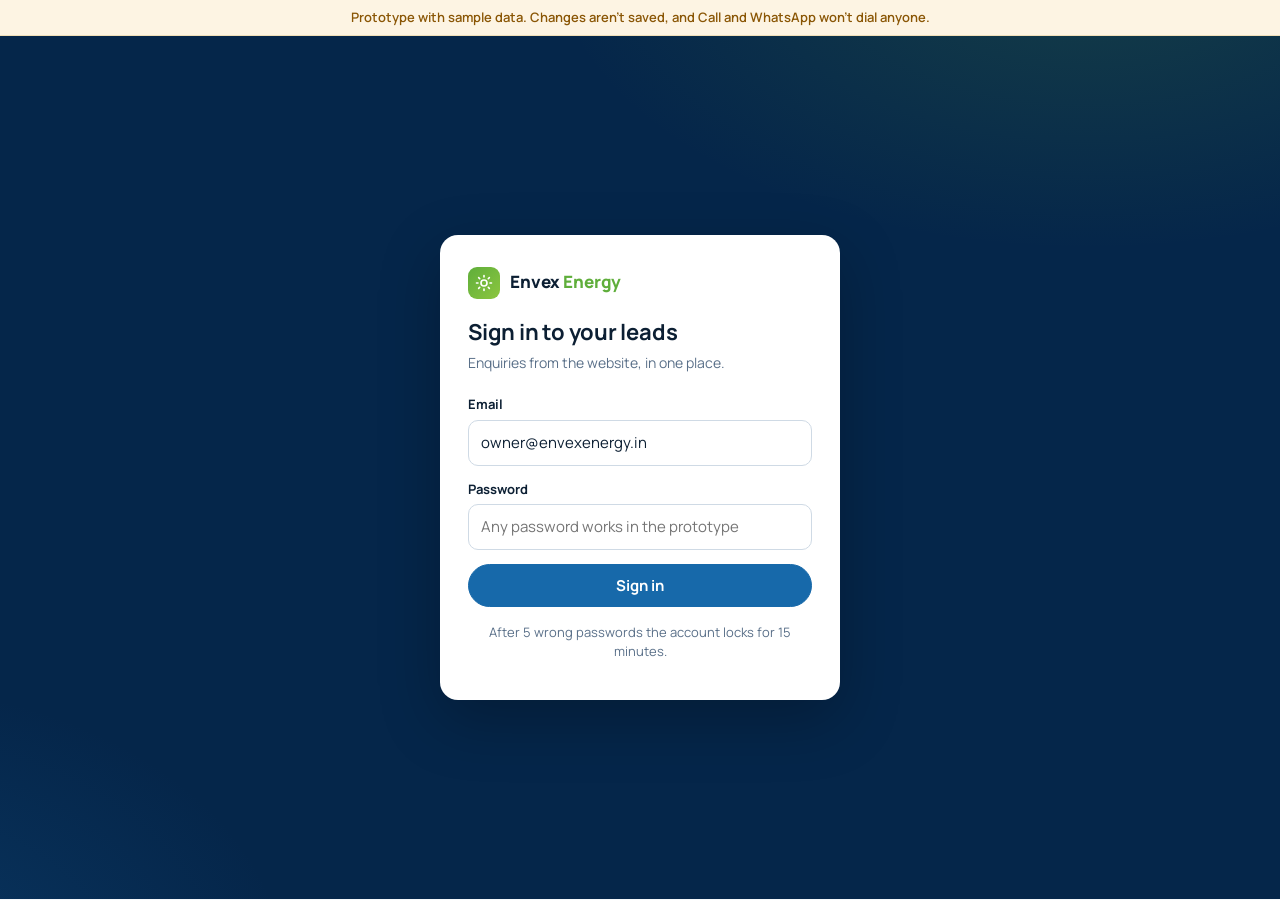
<file: prototype/admin-prototype.html>
<!doctype html>
<html lang="en">
<head>
<meta charset="utf-8">
<meta name="viewport" content="width=device-width, initial-scale=1">
<title>Envex Admin Prototype</title>
<link rel="preconnect" href="https://fonts.googleapis.com">
<link rel="preconnect" href="https://fonts.gstatic.com" crossorigin>
<link href="https://fonts.googleapis.com/css2?family=Manrope:wght@400;500;600;700;800&display=swap" rel="stylesheet">
<style>
  :root {
    --navy: #0b1f33;
    --navy-2: #05264a;
    --blue: #1769aa;
    --blue-ink: #0b4f9c;
    --blue-bg: #e8f1fa;
    --green: #5fae3b;
    --green-btn: #3b7d1d;
    --green-ink: #2f5d1c;
    --green-bg: #ecf6e6;
    --amber: #c88a1e;
    --amber-ink: #8a5605;
    --amber-bg: #fdf4e3;
    --red: #b42318;
    --red-bg: #fdecea;
    --bg: #f5f8fb;
    --card: #ffffff;
    --line: #e3eaf1;
    --line-2: #eef2f6;
    --ink: #0c1f33;
    --muted: #5a7089;
    --radius: 14px;
    --shadow: 0 1px 2px rgba(11, 31, 51, .06), 0 4px 16px rgba(11, 31, 51, .05);
  }
  * { box-sizing: border-box; }
  html, body { margin: 0; }
  body {
    background: var(--bg);
    color: var(--ink);
    font-family: Manrope, "Segoe UI", Helvetica, Arial, sans-serif;
    font-size: 15px;
    line-height: 1.45;
    -webkit-font-smoothing: antialiased;
  }
  body.locked { overflow: hidden; }
  button, input, select, textarea { font: inherit; color: inherit; }
  button { cursor: pointer; }
  :focus-visible { outline: 3px solid rgba(23, 105, 170, .45); outline-offset: 2px; }
  .sr-only { position: absolute; width: 1px; height: 1px; overflow: hidden; clip: rect(0 0 0 0); white-space: nowrap; }

  /* ---------- prototype banner ---------- */
  .proto-banner {
    background: var(--amber-bg);
    color: var(--amber-ink);
    border-bottom: 1px solid #f1dfb8;
    font-size: 13px;
    font-weight: 600;
    padding: 8px 16px;
    text-align: center;
  }

  /* ---------- login ---------- */
  .login {
    min-height: calc(100vh - 37px);
    display: grid;
    place-items: center;
    padding: 32px 16px;
    background:
      radial-gradient(900px 500px at 85% -10%, rgba(95, 174, 59, .18), transparent 60%),
      radial-gradient(700px 500px at -10% 110%, rgba(23, 105, 170, .25), transparent 60%),
      var(--navy-2);
  }
  .login-card {
    width: min(400px, 100%);
    background: var(--card);
    border-radius: 18px;
    padding: 32px 28px 26px;
    box-shadow: 0 20px 60px rgba(0, 0, 0, .25);
  }
  .login-card h1 { font-size: 22px; margin: 18px 0 4px; letter-spacing: -.01em; }
  .login-card p.sub { margin: 0 0 22px; color: var(--muted); font-size: 14px; }
  .field { display: grid; gap: 6px; margin-bottom: 14px; }
  .field label { font-size: 13px; font-weight: 700; color: var(--ink); }
  .input, .select, .textarea {
    width: 100%;
    border: 1px solid #cfdae5;
    background: #fff;
    border-radius: 10px;
    padding: 11px 12px;
    font-size: 15px;
  }
  .input:focus, .select:focus, .textarea:focus { border-color: var(--blue); outline: 3px solid rgba(23, 105, 170, .18); outline-offset: 0; }
  .textarea { min-height: 84px; resize: vertical; }
  .form-error { background: var(--red-bg); color: var(--red); border-radius: 10px; padding: 10px 12px; font-size: 14px; margin-bottom: 14px; }
  .login-foot { margin-top: 16px; font-size: 13px; color: var(--muted); text-align: center; }

  /* ---------- brand ---------- */
  .brand { display: flex; align-items: center; gap: 10px; font-weight: 800; letter-spacing: -.01em; }
  .brand-mark {
    width: 32px; height: 32px; border-radius: 9px;
    background: linear-gradient(135deg, var(--green), #8cc63f);
    display: grid; place-items: center; color: #fff;
  }
  .brand-name { font-size: 17px; }
  .brand-name span { color: var(--green); }
  .brand-tag { font-size: 12px; font-weight: 700; color: rgba(255,255,255,.6); border-left: 1px solid rgba(255,255,255,.2); padding-left: 10px; }

  /* ---------- buttons ---------- */
  .btn {
    display: inline-flex; align-items: center; justify-content: center; gap: 8px;
    border: 1px solid transparent; border-radius: 999px;
    padding: 10px 16px; font-weight: 700; font-size: 14px; line-height: 1;
    background: #fff; color: var(--ink); border-color: #cfdae5;
    text-decoration: none; white-space: nowrap;
  }
  .btn:hover { border-color: #b3c3d3; background: #fafcfe; }
  .btn-primary { background: var(--blue); color: #fff; border-color: var(--blue); }
  .btn-primary:hover { background: #125a93; border-color: #125a93; }
  .btn-wa { background: var(--green-btn); color: #fff; border-color: var(--green-btn); }
  .btn-wa:hover { background: #316a17; border-color: #316a17; }
  .btn-block { width: 100%; padding: 13px 16px; font-size: 15px; }
  .btn-sm { padding: 7px 11px; font-size: 13px; }
  .btn-ghost { background: transparent; border-color: transparent; }
  .btn-ghost:hover { background: var(--line-2); border-color: transparent; }
  .icon-btn {
    width: 36px; height: 36px; border-radius: 999px; display: inline-grid; place-items: center;
    border: 1px solid #cfdae5; background: #fff; color: var(--ink);
  }
  .icon-btn:hover { background: #f3f7fb; }
  .icon-btn.call { color: var(--blue-ink); }
  .icon-btn.wa { color: var(--green-btn); }
  .icon { width: 18px; height: 18px; display: inline-block; flex: none; }
  .icon svg { width: 100%; height: 100%; display: block; }

  /* ---------- app shell ---------- */
  .topbar {
    background: var(--navy);
    color: #fff;
    position: sticky; top: 0; z-index: 20;
  }
  .topbar-inner {
    max-width: 1200px; margin: 0 auto; padding: 12px 16px;
    display: flex; align-items: center; gap: 16px;
  }
  .topnav { display: flex; gap: 4px; margin-left: 12px; }
  .topnav button {
    background: transparent; border: 0; color: rgba(255,255,255,.72);
    padding: 8px 14px; border-radius: 999px; font-weight: 700; font-size: 14px;
    display: inline-flex; align-items: center; gap: 8px;
  }
  .topnav button:hover { color: #fff; background: rgba(255,255,255,.08); }
  .topnav button[aria-current="page"] { color: var(--navy); background: #fff; }
  .count-pill {
    min-width: 20px; height: 20px; padding: 0 6px; border-radius: 999px;
    background: var(--amber); color: #fff; font-size: 12px; font-weight: 800;
    display: inline-grid; place-items: center;
  }
  .spacer { flex: 1; }
  .menu { position: relative; }
  .menu summary {
    list-style: none; cursor: pointer;
    width: 36px; height: 36px; border-radius: 999px;
    background: rgba(255,255,255,.12); color: #fff; font-weight: 800; font-size: 13px;
    display: grid; place-items: center;
  }
  .menu summary::-webkit-details-marker { display: none; }
  .menu-pop {
    position: absolute; right: 0; top: 44px; width: 240px;
    background: #fff; color: var(--ink); border-radius: 12px; box-shadow: 0 12px 40px rgba(11,31,51,.2);
    padding: 8px; border: 1px solid var(--line);
  }
  .menu-pop .who { padding: 8px 10px 10px; border-bottom: 1px solid var(--line-2); margin-bottom: 6px; }
  .menu-pop .who b { display: block; font-size: 14px; }
  .menu-pop .who span { font-size: 13px; color: var(--muted); word-break: break-all; }
  .menu-pop button {
    width: 100%; text-align: left; background: none; border: 0; border-radius: 8px;
    padding: 9px 10px; font-weight: 600; font-size: 14px;
  }
  .menu-pop button:hover { background: var(--line-2); }

  .bottomnav { display: none; }

  main { max-width: 1200px; margin: 0 auto; padding: 24px 16px 96px; }

  .page-head { display: flex; align-items: flex-end; justify-content: space-between; gap: 16px; margin-bottom: 18px; flex-wrap: wrap; }
  .page-head h1 { font-size: 26px; margin: 0; letter-spacing: -.02em; }
  .page-head p { margin: 4px 0 0; color: var(--muted); font-size: 14px; }

  /* ---------- KPIs ---------- */
  .kpis { display: grid; grid-template-columns: repeat(4, 1fr); gap: 12px; margin-bottom: 22px; }
  .kpi {
    background: var(--card); border: 1px solid var(--line); border-radius: var(--radius);
    padding: 16px; text-align: left; box-shadow: var(--shadow);
    display: grid; gap: 6px; border-top: 3px solid var(--line);
  }
  .kpi:hover { border-color: #c9d6e2; }
  .kpi .label { font-size: 13px; font-weight: 700; color: var(--muted); }
  .kpi .value { font-size: 32px; font-weight: 800; letter-spacing: -.02em; line-height: 1; }
  .kpi .hint { font-size: 12.5px; color: var(--muted); }
  .kpi.blue { border-top-color: var(--blue); }
  .kpi.amber { border-top-color: var(--amber); }
  .kpi.amber .value { color: var(--amber-ink); }
  .kpi.navy { border-top-color: var(--navy-2); }
  .kpi.green { border-top-color: var(--green); }
  .kpi.green .value { color: var(--green-ink); }

  /* ---------- today columns ---------- */
  .today-grid { display: grid; grid-template-columns: 1.15fr 1fr; gap: 16px; align-items: start; }
  .panel-card { background: var(--card); border: 1px solid var(--line); border-radius: var(--radius); box-shadow: var(--shadow); overflow: hidden; }
  .panel-card > header { padding: 16px 18px 12px; display: flex; align-items: baseline; justify-content: space-between; gap: 10px; }
  .panel-card > header h2 { font-size: 16px; margin: 0; }
  .panel-card > header p { margin: 2px 0 0; font-size: 13px; color: var(--muted); }
  .mini-list { list-style: none; margin: 0; padding: 0; }
  .mini-item {
    display: flex; align-items: center; gap: 12px;
    padding: 12px 18px; border-top: 1px solid var(--line-2);
  }
  .mini-item .main { flex: 1; min-width: 0; background: none; border: 0; padding: 0; text-align: left; }
  .mini-item .main b { display: block; font-size: 15px; }
  .mini-item .main span { display: block; font-size: 13px; color: var(--muted); white-space: nowrap; overflow: hidden; text-overflow: ellipsis; }
  .mini-item .main:hover b { color: var(--blue-ink); text-decoration: underline; }
  .mini-item .main b .chip { display: inline-flex; vertical-align: 2px; margin-left: 4px; font-size: 11.5px; padding: 2px 8px; }
  .phone-only { display: none !important; }
  .mini-item .acts { display: flex; gap: 6px; }
  .empty { padding: 26px 18px 30px; text-align: center; color: var(--muted); font-size: 14px; border-top: 1px solid var(--line-2); }
  .empty b { display: block; color: var(--ink); font-size: 15px; margin-bottom: 2px; }
  .clicks-line {
    margin-top: 16px; padding: 12px 16px; border-radius: 12px;
    background: #fff; border: 1px dashed #cfdae5; color: var(--muted); font-size: 13.5px;
    display: flex; gap: 14px; flex-wrap: wrap; align-items: center;
  }
  .clicks-line b { color: var(--ink); }

  /* ---------- chips / badges ---------- */
  .chip { display: inline-flex; align-items: center; gap: 5px; font-size: 12px; font-weight: 700; padding: 3px 9px; border-radius: 999px; white-space: nowrap; }
  .chip.overdue { background: var(--red-bg); color: var(--red); }
  .chip.today { background: var(--amber-bg); color: var(--amber-ink); }
  .chip.later { background: var(--line-2); color: #33506b; }
  .chip.repeat { background: #eef0fb; color: #3b3f8f; }
  .chip.wait { background: var(--amber-bg); color: var(--amber-ink); }

  .st-new { --st-bg: var(--blue-bg); --st-fg: var(--blue-ink); }
  .st-called { --st-bg: #eef2f6; --st-fg: #33506b; }
  .st-site_visit { --st-bg: #e7ecf4; --st-fg: var(--navy-2); }
  .st-quote_sent { --st-bg: var(--amber-bg); --st-fg: var(--amber-ink); }
  .st-won { --st-bg: var(--green-bg); --st-fg: var(--green-ink); }
  .st-lost { --st-bg: #f1f2f4; --st-fg: #5b6470; }
  .st-not_relevant { --st-bg: #f5f5f6; --st-fg: #8a929c; }
  .status-select {
    appearance: none; -webkit-appearance: none;
    background: var(--st-bg) url("data:image/svg+xml,%3Csvg xmlns='http://www.w3.org/2000/svg' width='10' height='6' fill='none' stroke='%235a7089' stroke-width='1.6'%3E%3Cpath d='M1 1l4 4 4-4'/%3E%3C/svg%3E") no-repeat right 10px center;
    color: var(--st-fg);
    border: 1px solid transparent; border-radius: 999px;
    padding: 6px 28px 6px 11px; font-size: 13px; font-weight: 800; cursor: pointer;
  }
  .status-select:hover { border-color: rgba(11,31,51,.12); }
  .status-select.lg { font-size: 15px; padding: 10px 34px 10px 14px; border-radius: 10px; width: 100%; }

  /* ---------- leads toolbar ---------- */
  .toolbar { display: flex; gap: 10px; align-items: center; margin-bottom: 12px; }
  .search { position: relative; flex: 1; max-width: 460px; }
  .search .icon { position: absolute; left: 12px; top: 50%; transform: translateY(-50%); color: var(--muted); }
  .search input { padding-left: 38px; border-radius: 999px; }
  .tabs { display: flex; gap: 6px; overflow-x: auto; padding: 2px 0 10px; margin-bottom: 6px; scrollbar-width: none; }
  .tabs::-webkit-scrollbar { display: none; }
  .tab {
    border: 1px solid var(--line); background: #fff; border-radius: 999px;
    padding: 7px 12px; font-size: 13.5px; font-weight: 700; color: #33506b; white-space: nowrap;
    display: inline-flex; gap: 7px; align-items: center;
  }
  .tab .n { font-size: 12px; color: var(--muted); font-weight: 700; }
  .tab[aria-pressed="true"] { background: var(--navy); color: #fff; border-color: var(--navy); }
  .tab[aria-pressed="true"] .n { color: rgba(255,255,255,.7); }

  /* ---------- table (laptop) ---------- */
  .table-wrap { background: var(--card); border: 1px solid var(--line); border-radius: var(--radius); box-shadow: var(--shadow); overflow: hidden; }
  table { width: 100%; border-collapse: collapse; }
  th { text-align: left; font-size: 12px; text-transform: uppercase; letter-spacing: .06em; color: var(--muted); font-weight: 800; padding: 12px 14px; background: #fafcfe; border-bottom: 1px solid var(--line); }
  td { padding: 12px 14px; border-bottom: 1px solid var(--line-2); vertical-align: middle; font-size: 14px; }
  tr:last-child td { border-bottom: 0; }
  tbody tr { cursor: pointer; }
  tbody tr:hover td { background: #f8fbfe; }
  td .name { font-weight: 800; font-size: 14.5px; }
  td .sub { color: var(--muted); font-size: 13px; }
  td .acts { display: flex; gap: 6px; justify-content: flex-end; }
  .name-line { display: flex; align-items: center; gap: 8px; flex-wrap: wrap; }

  /* ---------- cards (phone) ---------- */
  .cards { display: none; gap: 10px; }
  .lead-card { background: var(--card); border: 1px solid var(--line); border-radius: var(--radius); box-shadow: var(--shadow); padding: 14px; }
  .lead-card .top { display: flex; justify-content: space-between; align-items: flex-start; gap: 10px; }
  .lead-card .open { background: none; border: 0; padding: 0; text-align: left; flex: 1; min-width: 0; }
  .lead-card .open b { font-size: 16px; display: block; }
  .lead-card .meta { color: var(--muted); font-size: 13.5px; margin-top: 3px; }
  .lead-card .chips { display: flex; gap: 6px; flex-wrap: wrap; margin-top: 10px; }
  .lead-card .row-acts { display: grid; grid-template-columns: 1fr 1fr; gap: 8px; margin-top: 12px; }

  /* ---------- detail drawer ---------- */
  .scrim { position: fixed; inset: 0; background: rgba(11, 31, 51, .38); z-index: 40; animation: fade .18s ease-out; }
  .drawer {
    position: fixed; top: 0; right: 0; bottom: 0; width: min(500px, 100%);
    background: #fff; z-index: 41; overflow-y: auto; box-shadow: -12px 0 40px rgba(11,31,51,.18);
    animation: slide .22s ease-out;
    display: flex; flex-direction: column;
  }
  @keyframes slide { from { transform: translateX(24px); opacity: .4; } to { transform: none; opacity: 1; } }
  @keyframes fade { from { opacity: 0; } to { opacity: 1; } }
  .drawer-head {
    position: sticky; top: 0; background: #fff; z-index: 2;
    display: flex; align-items: center; gap: 10px; padding: 12px 16px; border-bottom: 1px solid var(--line-2);
  }
  .ref { font-size: 12px; font-weight: 800; letter-spacing: .06em; color: var(--muted); background: var(--line-2); padding: 4px 8px; border-radius: 6px; }
  .drawer-body { padding: 18px 20px 40px; display: grid; gap: 18px; }
  .drawer h2 { margin: 0; font-size: 24px; letter-spacing: -.02em; }
  .drawer .company { color: var(--muted); font-size: 14px; margin-top: 2px; }
  .quick { display: grid; grid-template-columns: 1fr 1fr auto; gap: 8px; }
  .notice {
    border-radius: 12px; padding: 12px 14px; font-size: 14px;
    background: #eef0fb; color: #2f336f; display: flex; gap: 10px; align-items: flex-start; justify-content: space-between; flex-wrap: wrap;
  }
  .notice .link { background: none; border: 0; padding: 0; color: #3b3f8f; font-weight: 800; text-decoration: underline; }
  .box { border: 1px solid var(--line); border-radius: 12px; padding: 14px; }
  .box h3 { margin: 0 0 10px; font-size: 12px; text-transform: uppercase; letter-spacing: .08em; color: var(--muted); }
  .two { display: grid; grid-template-columns: 1fr 1fr; gap: 12px; }
  .quick-dates { display: flex; gap: 6px; flex-wrap: wrap; margin-top: 8px; }
  .quick-dates button { border: 1px solid var(--line); background: #fff; border-radius: 999px; padding: 5px 10px; font-size: 12.5px; font-weight: 700; color: #33506b; }
  .quick-dates button:hover { border-color: #b3c3d3; }
  .message { white-space: pre-wrap; font-size: 15px; line-height: 1.55; margin: 0; }
  dl.facts { display: grid; grid-template-columns: 110px 1fr; gap: 8px 12px; margin: 0; font-size: 14px; }
  dl.facts dt { color: var(--muted); font-weight: 600; }
  dl.facts dd { margin: 0; word-break: break-word; }
  dl.facts a { color: var(--blue-ink); font-weight: 700; }
  .note-list, .timeline { list-style: none; margin: 12px 0 0; padding: 0; display: grid; gap: 10px; }
  .note { background: #fafcfe; border: 1px solid var(--line-2); border-radius: 10px; padding: 10px 12px; }
  .note p { margin: 0 0 4px; white-space: pre-wrap; }
  .note small, .timeline small { color: var(--muted); font-size: 12.5px; }
  .timeline li { position: relative; padding-left: 20px; font-size: 14px; }
  .timeline li::before { content: ""; position: absolute; left: 4px; top: 7px; width: 7px; height: 7px; border-radius: 50%; background: #b3c3d3; }
  .timeline li::after { content: ""; position: absolute; left: 7px; top: 18px; bottom: -12px; width: 1px; background: var(--line); }
  .timeline li:last-child::after { display: none; }
  .note-actions { display: flex; justify-content: flex-end; margin-top: 8px; }

  /* ---------- modal ---------- */
  .modal {
    position: fixed; z-index: 61; left: 50%; top: 50%; transform: translate(-50%, -50%);
    width: min(420px, calc(100% - 32px)); background: #fff; border-radius: 16px; padding: 22px;
    box-shadow: 0 20px 60px rgba(0,0,0,.25);
  }
  .modal h2 { margin: 0 0 4px; font-size: 19px; }
  .modal p.sub { margin: 0 0 16px; color: var(--muted); font-size: 14px; }
  .modal-actions { display: flex; justify-content: flex-end; gap: 8px; margin-top: 6px; }
  .modal-scrim { z-index: 60; }

  /* ---------- toast ---------- */
  .toast {
    position: fixed; left: 50%; bottom: 24px; transform: translate(-50%, 20px);
    background: var(--navy); color: #fff; padding: 12px 16px; border-radius: 12px;
    font-size: 14px; font-weight: 600; max-width: min(520px, calc(100% - 32px));
    box-shadow: 0 10px 30px rgba(0,0,0,.25); opacity: 0; pointer-events: none;
    transition: opacity .2s, transform .2s; z-index: 80;
  }
  .toast.show { opacity: 1; transform: translate(-50%, 0); }

  .proto-foot { max-width: 1200px; margin: 0 auto; padding: 0 16px 40px; color: var(--muted); font-size: 12.5px; }

  /* ---------- responsive ---------- */
  @media (max-width: 980px) {
    .kpis { grid-template-columns: repeat(2, 1fr); }
    .today-grid { grid-template-columns: 1fr; }
  }
  @media (max-width: 859px) {
    .table-wrap { display: none; }
    .cards { display: grid; }
    .topnav, .brand-tag, .desktop-only { display: none; }
    .phone-only { display: block !important; }
    .bottomnav {
      display: grid; grid-template-columns: 1fr 1fr; position: fixed; left: 0; right: 0; bottom: 0; z-index: 30;
      background: #fff; border-top: 1px solid var(--line); padding: 6px 8px calc(6px + env(safe-area-inset-bottom));
    }
    .bottomnav button {
      background: none; border: 0; padding: 8px; border-radius: 10px; font-weight: 800; font-size: 13px; color: var(--muted);
      display: grid; justify-items: center; gap: 3px; position: relative;
    }
    .bottomnav button[aria-current="page"] { color: var(--navy); background: var(--line-2); }
    .bottomnav .count-pill { position: absolute; top: 4px; left: calc(50% + 8px); }
    main { padding-top: 18px; }
    .page-head h1 { font-size: 22px; }
    .kpi .value { font-size: 28px; }
    .drawer { width: 100%; box-shadow: none; }
    .quick { grid-template-columns: 1fr 1fr; }
    .quick .btn-email { grid-column: span 2; }
    .two { grid-template-columns: 1fr; }
    .toast { bottom: 84px; }
  }
  @media (prefers-reduced-motion: reduce) {
    *, *::before, *::after { animation: none !important; transition: none !important; }
  }
</style>
</head>
<body>
<div class="proto-banner">Prototype with sample data. Changes aren't saved, and Call and WhatsApp won't dial anyone.</div>
<div id="app"></div>
<div id="modal-root"></div>
<div id="toast" class="toast" role="status" aria-live="polite"></div>

<script>
/* ============================================================
   Envex Energy admin prototype.
   All user content is rendered with textContent (via h()), never innerHTML.
   ============================================================ */

// ---------- icons (static markup only) ----------
const ICONS = {
  phone: '<svg viewBox="0 0 24 24" fill="none" stroke="currentColor" stroke-width="2" stroke-linecap="round" stroke-linejoin="round"><path d="M22 16.92v3a2 2 0 0 1-2.18 2 19.8 19.8 0 0 1-8.63-3.07 19.5 19.5 0 0 1-6-6A19.8 19.8 0 0 1 2.12 4.18 2 2 0 0 1 4.11 2h3a2 2 0 0 1 2 1.72c.13.96.36 1.9.7 2.81a2 2 0 0 1-.45 2.11L8.09 9.91a16 16 0 0 0 6 6l1.27-1.27a2 2 0 0 1 2.11-.45c.9.34 1.85.57 2.81.7A2 2 0 0 1 22 16.92z"/></svg>',
  wa: '<svg viewBox="0 0 24 24" fill="currentColor"><path d="M12.04 2a9.9 9.9 0 0 0-8.5 14.98L2 22l5.16-1.5A9.9 9.9 0 1 0 12.04 2zm0 18.1a8.2 8.2 0 0 1-4.18-1.15l-.3-.18-3.06.89.9-2.98-.2-.31a8.2 8.2 0 1 1 6.84 3.73zm4.5-6.14c-.25-.12-1.46-.72-1.69-.8-.23-.08-.39-.12-.55.12-.16.25-.63.8-.78.97-.14.16-.29.18-.53.06-.25-.12-1.04-.38-1.98-1.22-.73-.65-1.23-1.46-1.37-1.7-.14-.25-.02-.38.11-.5.11-.11.25-.29.37-.43.12-.15.16-.25.25-.41.08-.17.04-.31-.02-.43-.06-.12-.55-1.33-.76-1.82-.2-.48-.4-.41-.55-.42h-.47a.9.9 0 0 0-.65.3c-.22.25-.86.84-.86 2.05s.88 2.38 1 2.54c.12.17 1.73 2.64 4.2 3.7.59.25 1.05.4 1.4.52.59.19 1.13.16 1.55.1.47-.07 1.46-.6 1.66-1.18.21-.58.21-1.07.15-1.18-.06-.1-.22-.16-.47-.28z"/></svg>',
  mail: '<svg viewBox="0 0 24 24" fill="none" stroke="currentColor" stroke-width="2" stroke-linecap="round" stroke-linejoin="round"><rect x="3" y="5" width="18" height="14" rx="2"/><path d="m3 7 9 6 9-6"/></svg>',
  search: '<svg viewBox="0 0 24 24" fill="none" stroke="currentColor" stroke-width="2" stroke-linecap="round"><circle cx="11" cy="11" r="7"/><path d="m20 20-3.5-3.5"/></svg>',
  download: '<svg viewBox="0 0 24 24" fill="none" stroke="currentColor" stroke-width="2" stroke-linecap="round" stroke-linejoin="round"><path d="M12 3v12m0 0 5-5m-5 5-5-5M4 21h16"/></svg>',
  x: '<svg viewBox="0 0 24 24" fill="none" stroke="currentColor" stroke-width="2" stroke-linecap="round"><path d="M6 6l12 12M18 6 6 18"/></svg>',
  sun: '<svg viewBox="0 0 24 24" fill="none" stroke="currentColor" stroke-width="2.2" stroke-linecap="round"><circle cx="12" cy="12" r="4"/><path d="M12 2v2M12 20v2M4.9 4.9l1.4 1.4M17.7 17.7l1.4 1.4M2 12h2M20 12h2M4.9 19.1l1.4-1.4M17.7 6.3l1.4-1.4"/></svg>',
  today: '<svg viewBox="0 0 24 24" fill="none" stroke="currentColor" stroke-width="2" stroke-linecap="round" stroke-linejoin="round"><rect x="3" y="4" width="18" height="18" rx="2"/><path d="M16 2v4M8 2v4M3 10h18"/></svg>',
  list: '<svg viewBox="0 0 24 24" fill="none" stroke="currentColor" stroke-width="2" stroke-linecap="round"><path d="M8 6h13M8 12h13M8 18h13M3 6h.01M3 12h.01M3 18h.01"/></svg>',
};
function icon(name, label) {
  const s = document.createElement('span');
  s.className = 'icon';
  s.innerHTML = ICONS[name]; // static SVG from the table above, never user data
  if (label) { s.setAttribute('role', 'img'); s.setAttribute('aria-label', label); }
  else s.setAttribute('aria-hidden', 'true');
  return s;
}

// ---------- tiny DOM helper: text children become text nodes ----------
function h(tag, props, ...kids) {
  const el = document.createElement(tag);
  for (const [k, v] of Object.entries(props || {})) {
    if (v === null || v === undefined || v === false) continue;
    if (k === 'class') el.className = v;
    else if (k === 'value') el.value = v;
    else if (k.startsWith('on') && typeof v === 'function') el.addEventListener(k.slice(2).toLowerCase(), v);
    else el.setAttribute(k, v === true ? '' : v);
  }
  for (const kid of kids.flat(Infinity)) {
    if (kid === null || kid === undefined || kid === false) continue;
    el.append(kid instanceof Node ? kid : document.createTextNode(String(kid)));
  }
  return el;
}

// ---------- dates ----------
const DAY = 86400000;
const now = new Date();
const minsAgo = (m) => new Date(Date.now() - m * 60000);
const startOfDay = (d) => { const x = new Date(d); x.setHours(0, 0, 0, 0); return x; };
const dayOffset = (n) => { const x = startOfDay(new Date()); x.setDate(x.getDate() + n); return x; };
const daysFromToday = (d) => Math.round((startOfDay(d) - startOfDay(new Date())) / DAY);
const fmtDate = (d) => d.toLocaleDateString('en-IN', { day: 'numeric', month: 'short' });
const fmtDateTime = (d) => d.toLocaleString('en-IN', { day: 'numeric', month: 'short', hour: 'numeric', minute: '2-digit' });
const toInputDate = (d) => `${d.getFullYear()}-${String(d.getMonth() + 1).padStart(2, '0')}-${String(d.getDate()).padStart(2, '0')}`;
function ago(d) {
  const m = Math.round((Date.now() - d) / 60000);
  if (m < 1) return 'Just now';
  if (m < 60) return `${m} min ago`;
  const hrs = Math.round(m / 60);
  const days = -daysFromToday(d);
  if (days === 0) return `${hrs} h ago`;
  if (days === 1) return 'Yesterday';
  if (days < 7) return `${days} days ago`;
  return fmtDate(d);
}
function waiting(d) {
  const m = Math.round((Date.now() - d) / 60000);
  if (m < 60) return `waiting ${m} min`;
  const hrs = Math.round(m / 60);
  if (hrs < 24) return `waiting ${hrs} h`;
  const days = Math.round(hrs / 24);
  return `waiting ${days} day${days > 1 ? 's' : ''}`;
}
function followInfo(d) {
  if (!d) return null;
  const n = daysFromToday(d);
  if (n < 0) return { text: `Overdue · ${-n} day${n < -1 ? 's' : ''}`, cls: 'overdue' };
  if (n === 0) return { text: 'Follow up today', cls: 'today' };
  if (n === 1) return { text: 'Tomorrow', cls: 'later' };
  return { text: fmtDate(d), cls: 'later' };
}

// ---------- domain ----------
const STATUSES = [
  { id: 'new', label: 'New' },
  { id: 'called', label: 'Called' },
  { id: 'site_visit', label: 'Site visit' },
  { id: 'quote_sent', label: 'Quote sent' },
  { id: 'won', label: 'Won' },
  { id: 'lost', label: 'Lost' },
  { id: 'not_relevant', label: 'Not relevant' },
];
const statusLabel = (id) => STATUSES.find((s) => s.id === id).label;
const CLOSED = new Set(['won', 'lost', 'not_relevant']);
const ref = (l) => 'ENV-' + l.id.slice(0, 4).toUpperCase();
const firstName = (n) => n.trim().split(/\s+/)[0];
const fmtPhone = (p) => (p.startsWith('+91') && p.length === 13 ? `+91 ${p.slice(3, 8)} ${p.slice(8)}` : p);
const project = (l) => (l.size ? `${l.type} · ${l.size}` : l.type);
const waGreeting = (l) => `Hello ${firstName(l.name)}, this is Envex Energy about your ${l.type.toLowerCase()} enquiry.`;

// ---------- sample data (fictional people; example.com emails) ----------
function lead(o) {
  return Object.assign({ company: null, size: null, message: null, followUp: null, repeatOf: null, notes: [], history: [], wonAt: null }, o);
}
const LEADS = [
  lead({ id: '0a6d3e41', name: 'Rohit Negi', phone: '+919837012345', email: 'rohit.negi@example.com', location: 'Clement Town, Dehradun', type: 'Rooftop solar', size: '5 kW', message: 'Forgot to mention: we would also like a quote for a solar water heater.', status: 'new', createdAt: minsAgo(12), repeatOf: 'f248ae36' }),
  lead({ id: 'f248ae36', name: 'Rohit Negi', phone: '+919837012345', email: 'rohit.negi@example.com', location: 'Clement Town, Dehradun', type: 'Rooftop solar', size: '5 kW', message: 'Two-storey house, roof is around 900 sq ft. Monthly electricity bill is about ₹4,500.', status: 'new', createdAt: minsAgo(35) }),
  lead({ id: 'b91c04d2', name: 'Meenakshi Bisht', phone: '+919412233445', email: 'meenakshi.b@example.com', location: 'Rajpur Road, Dehradun', type: 'Residential solar', size: '3 kW', message: 'Would like to know about the subsidy and how long installation takes.', status: 'new', createdAt: minsAgo(130) }),
  lead({ id: '7ce1a9f0', name: 'Harpreet Singh', company: 'Singh Cold Storage', phone: '+919897654321', email: 'accounts@example.com', location: 'Selaqui Industrial Area, Dehradun', type: 'Commercial solar', size: '50 kW', message: 'Cold storage runs 24x7. Looking to cut daytime grid load. Please share a site visit slot.', status: 'new', createdAt: minsAgo(60 * 5 + 10) }),
  lead({ id: '3d88e2b7', name: 'Ankit Sharma', phone: '+918755123987', email: 'ankit.sharma@example.com', location: 'Rishikesh', type: 'Hybrid solar', size: '5 kW', message: 'Frequent power cuts in our area. Need battery backup for at least 4 hours.', status: 'called', createdAt: minsAgo(60 * 26), followUp: dayOffset(0),
    notes: [{ at: minsAgo(60 * 22), text: 'Spoke on the phone. Wants a quote with and without battery. Call back today evening.' }],
    history: [{ at: minsAgo(60 * 22), text: 'Status changed from New to Called' }, { at: minsAgo(60 * 22), text: 'Follow-up set for today' }] }),
  lead({ id: '4f9e0b57', name: 'Manoj Kukreti', phone: '+917017456789', email: 'manoj.k@example.com', location: 'Doiwala', type: 'Service & maintenance', message: 'Existing 5 kW system installed by another company. Output has dropped a lot this year.', status: 'called', createdAt: minsAgo(60 * 50), followUp: dayOffset(1),
    notes: [{ at: minsAgo(60 * 47), text: 'Inverter may be faulty. Asked him to send photos of the inverter display on WhatsApp.' }],
    history: [{ at: minsAgo(60 * 47), text: 'Status changed from New to Called' }] }),
  lead({ id: '5a0f6c19', name: 'Kavita Joshi', company: 'Doon Valley School', phone: '+919634112233', email: 'estate@example.com', location: 'Prem Nagar, Dehradun', type: 'Solar EPC & project execution', size: '100 kW', message: 'School campus with three buildings. We need a full EPC proposal for the management committee.', status: 'site_visit', createdAt: minsAgo(60 * 24 * 3 + 200), followUp: dayOffset(-1),
    notes: [{ at: minsAgo(60 * 24 * 2), text: 'Site visit done with the estate manager. Three roofs usable, around 110 kW total. Send proposal after load study.' }],
    history: [{ at: minsAgo(60 * 24 * 3), text: 'Status changed from New to Called' }, { at: minsAgo(60 * 24 * 2), text: 'Status changed from Called to Site visit' }] }),
  lead({ id: 'c47d2e80', name: 'Deepak Rana', phone: '+919760998877', email: 'deepak.rana@example.com', location: 'Vikasnagar', type: 'On-grid solar', size: '10 kW', status: 'quote_sent', createdAt: minsAgo(60 * 24 * 6), followUp: dayOffset(2),
    notes: [{ at: minsAgo(60 * 24 * 4), text: 'Quote sent on WhatsApp for 10 kW on-grid. He is comparing with one more vendor.' }],
    history: [{ at: minsAgo(60 * 24 * 5), text: 'Status changed from New to Called' }, { at: minsAgo(60 * 24 * 4), text: 'Status changed from Called to Quote sent' }] }),
  lead({ id: 'e1b5937a', name: 'Pooja Uniyal', company: 'Hill View Stay', phone: '+918126554433', email: 'pooja.u@example.com', location: 'Mussoorie', type: 'Rooftop solar', size: '8 kW', message: 'Guest house roof. Some shade from a tree in the morning.', status: 'quote_sent', createdAt: minsAgo(60 * 24 * 9), followUp: dayOffset(-3),
    notes: [{ at: minsAgo(60 * 24 * 6), text: 'Quote emailed. Owner travelling, will decide after she is back.' }],
    history: [{ at: minsAgo(60 * 24 * 6), text: 'Status changed from Site visit to Quote sent' }] }),
  lead({ id: '8d5b2a70', name: 'Priya Semwal', phone: '+917500876543', email: 'priya.semwal@example.com', location: 'Sahastradhara Road, Dehradun', type: 'Rooftop solar', size: '6 kW', status: 'called', createdAt: minsAgo(60 * 30),
    history: [{ at: minsAgo(60 * 28), text: 'Status changed from New to Called' }] }),
  lead({ id: 'd3e7a215', name: 'Sunil Thapa', company: 'Thapa Traders', phone: '+919012345678', email: 'thapa.traders@example.com', location: 'Haridwar', type: 'Commercial solar', size: '25 kW', status: 'won', createdAt: minsAgo(60 * 24 * 18), wonAt: minsAgo(60 * 24 * 2),
    notes: [{ at: minsAgo(60 * 24 * 2), text: 'Advance received. Installation planned for the second week of next month.' }],
    history: [{ at: minsAgo(60 * 24 * 2), text: 'Status changed from Quote sent to Won' }] }),
  lead({ id: '6b2c8f93', name: 'Neha Chauhan', phone: '+918979112200', email: 'neha.c@example.com', location: 'Roorkee', type: 'Residential solar', size: '4 kW', status: 'won', createdAt: minsAgo(60 * 24 * 20), wonAt: minsAgo(60 * 24 * 6),
    history: [{ at: minsAgo(60 * 24 * 6), text: 'Status changed from Quote sent to Won' }] }),
  lead({ id: 'a8c3d6e2', name: 'Rakesh Gupta', company: 'Gupta Flour Mill', phone: '+919557443322', email: 'gupta.mill@example.com', location: 'Haridwar', type: 'Industrial solar', size: '80 kW', status: 'lost', createdAt: minsAgo(60 * 24 * 14),
    notes: [{ at: minsAgo(60 * 24 * 8), text: 'Went with a cheaper quote. Keep in touch for their second unit next year.' }],
    history: [{ at: minsAgo(60 * 24 * 8), text: 'Status changed from Quote sent to Lost' }] }),
  lead({ id: '1e7f4c9b', name: 'test test', phone: '+919999999999', email: 'test@example.com', location: 'asdf', type: 'Other', message: 'test', status: 'not_relevant', createdAt: minsAgo(60 * 24 * 4),
    history: [{ at: minsAgo(60 * 24 * 4), text: 'Status changed from New to Not relevant' }] }),
];
const CLICKS_THIS_WEEK = { call: 14, whatsapp: 9, quote: 21 };
const byId = (id) => LEADS.find((l) => l.id === id);

// ---------- state ----------
const S = { loggedIn: false, email: '', view: 'today', tab: 'all', q: '', openId: null, lastFocus: null };
const app = document.getElementById('app');
const modalRoot = document.getElementById('modal-root');

// ---------- toast ----------
let toastTimer;
function toast(msg) {
  const t = document.getElementById('toast');
  t.textContent = msg;
  t.classList.add('show');
  clearTimeout(toastTimer);
  toastTimer = setTimeout(() => t.classList.remove('show'), 3600);
}

// ---------- actions ----------
function callLead(l) { toast(`Live app: opens the phone dialler for ${fmtPhone(l.phone)}.`); }
function whatsappLead(l) { toast(`Live app: opens WhatsApp with “${waGreeting(l)}”`); }
function emailLead(l) { toast(`Live app: opens your email app to write to ${l.email}.`); }

function setStatus(l, next) {
  if (l.status === next) return;
  l.history.unshift({ at: new Date(), text: `Status changed from ${statusLabel(l.status)} to ${statusLabel(next)}` });
  l.status = next;
  if (next === 'won') l.wonAt = new Date();
  toast(`${firstName(l.name)} marked as ${statusLabel(next)}.`);
  refresh();
}
function setFollowUp(l, d) {
  l.followUp = d;
  l.history.unshift({ at: new Date(), text: d ? `Follow-up set for ${fmtDate(d)}` : 'Follow-up cleared' });
  toast(d ? `Follow-up set for ${fmtDate(d)}.` : 'Follow-up cleared.');
  refresh();
}
function addNote(l, text) {
  l.notes.unshift({ at: new Date(), text });
  toast('Note added.');
  refresh();
}
function openLead(id) {
  if (!S.openId) S.lastFocus = document.activeElement;
  S.openId = id;
  renderDrawer();
}
function closeLead() {
  S.openId = null;
  renderDrawer();
  if (S.lastFocus && document.contains(S.lastFocus)) S.lastFocus.focus();
}
function go(view, tab) {
  S.view = view;
  if (tab) S.tab = tab;
  render();
  window.scrollTo(0, 0);
}

// ---------- CSV export ----------
function csvCell(v) {
  let s = v == null ? '' : String(v);
  if (/^[=+\-@\t\r]/.test(s)) s = "'" + s; // stop Excel treating text as a formula
  return /[",\n\r]/.test(s) ? `"${s.replace(/"/g, '""')}"` : s;
}
function exportCsv() {
  const cols = ['Reference', 'Received', 'Name', 'Company', 'Phone', 'Email', 'Location', 'Project type', 'System size', 'Status', 'Follow-up', 'Repeat of', 'Message', 'Latest note'];
  const rows = [...LEADS].sort((a, b) => b.createdAt - a.createdAt).map((l) => [
    ref(l), fmtDateTime(l.createdAt), l.name, l.company, fmtPhone(l.phone), l.email, l.location, l.type, l.size,
    statusLabel(l.status), l.followUp ? toInputDate(l.followUp) : '', l.repeatOf ? ref(byId(l.repeatOf)) : '',
    l.message, l.notes[0] ? l.notes[0].text : '',
  ]);
  const csv = '﻿' + [cols, ...rows].map((r) => r.map(csvCell).join(',')).join('\r\n');
  const a = h('a', { href: URL.createObjectURL(new Blob([csv], { type: 'text/csv;charset=utf-8' })), download: `envex-leads-${toInputDate(new Date())}.csv` });
  document.body.append(a); a.click(); a.remove();
  toast(`Downloaded ${rows.length} leads. Opens in Excel.`);
}

// ---------- shared bits ----------
function statusSelect(l, big) {
  return h('select', {
    class: `status-select st-${l.status}${big ? ' lg' : ''}`,
    'aria-label': `Status for ${l.name}`,
    onclick: (e) => e.stopPropagation(),
    onchange: (e) => setStatus(l, e.target.value),
  }, STATUSES.map((s) => h('option', { value: s.id, selected: s.id === l.status }, s.label)));
}
function actionIcons(l) {
  return [
    h('button', { class: 'icon-btn call', type: 'button', title: `Call ${fmtPhone(l.phone)}`, onclick: (e) => { e.stopPropagation(); callLead(l); } }, icon('phone', `Call ${l.name}`)),
    h('button', { class: 'icon-btn wa', type: 'button', title: 'WhatsApp', onclick: (e) => { e.stopPropagation(); whatsappLead(l); } }, icon('wa', `WhatsApp ${l.name}`)),
  ];
}
function followChip(l) {
  if (CLOSED.has(l.status)) return null;
  const f = followInfo(l.followUp);
  return f ? h('span', { class: `chip ${f.cls}` }, f.text) : null;
}
const repeatChip = (l) => (l.repeatOf ? h('span', { class: 'chip repeat', title: 'This phone number sent an enquiry before' }, 'Repeat') : null);
const waitingCount = () => LEADS.filter((l) => l.status === 'new').length;

// ---------- login ----------
function loginView() {
  let error = null;
  const email = h('input', { class: 'input', id: 'email', type: 'email', autocomplete: 'username', value: 'owner@envexenergy.in', required: true });
  const pass = h('input', { class: 'input', id: 'password', type: 'password', autocomplete: 'current-password', placeholder: 'Any password works in the prototype' });
  const errBox = h('div', { class: 'form-error', role: 'alert', hidden: true });
  const form = h('form', {
    onsubmit: (e) => {
      e.preventDefault();
      if (!email.value.trim() || !pass.value) {
        errBox.textContent = 'Enter your email and password.';
        errBox.hidden = false;
        return;
      }
      S.loggedIn = true;
      S.email = email.value.trim();
      render();
    },
  },
    errBox,
    h('div', { class: 'field' }, h('label', { for: 'email' }, 'Email'), email),
    h('div', { class: 'field' }, h('label', { for: 'password' }, 'Password'), pass),
    h('button', { class: 'btn btn-primary btn-block', type: 'submit' }, 'Sign in'),
  );
  return h('div', { class: 'login' },
    h('div', { class: 'login-card' },
      h('div', { class: 'brand' }, h('span', { class: 'brand-mark' }, icon('sun')), h('span', { class: 'brand-name' }, 'Envex ', h('span', null, 'Energy'))),
      h('h1', null, 'Sign in to your leads'),
      h('p', { class: 'sub' }, 'Enquiries from the website, in one place.'),
      form,
      h('p', { class: 'login-foot' }, 'After 5 wrong passwords the account locks for 15 minutes.'),
    ),
  );
}

// ---------- shell ----------
function shell() {
  const n = waitingCount();
  const navBtn = (view, label, ic) => h('button', {
    type: 'button', 'aria-current': S.view === view ? 'page' : null, onclick: () => go(view),
  }, ic ? icon(ic) : null, label, view === 'today' && n ? h('span', { class: 'count-pill', 'aria-label': `${n} waiting for a call` }, n) : null);

  const menu = h('details', { class: 'menu' },
    h('summary', { 'aria-label': 'Account menu' }, S.email.slice(0, 1).toUpperCase()),
    h('div', { class: 'menu-pop' },
      h('div', { class: 'who' }, h('b', null, 'Signed in'), h('span', null, S.email)),
      h('button', { type: 'button', onclick: (e) => { e.target.closest('details').open = false; openPasswordModal(); } }, 'Change password'),
      h('button', { type: 'button', onclick: () => { S.loggedIn = false; S.openId = null; render(); } }, 'Sign out'),
    ),
  );

  return [
    h('header', { class: 'topbar' },
      h('div', { class: 'topbar-inner' },
        h('div', { class: 'brand' }, h('span', { class: 'brand-mark' }, icon('sun')), h('span', { class: 'brand-name' }, 'Envex ', h('span', null, 'Energy')), h('span', { class: 'brand-tag' }, 'Leads')),
        h('nav', { class: 'topnav', 'aria-label': 'Main' }, navBtn('today', 'Today'), navBtn('leads', 'All leads')),
        h('div', { class: 'spacer' }),
        menu,
      ),
    ),
    h('main', { id: 'main' }),
    h('div', { class: 'proto-foot' }, 'Tip: make the window narrow, or open this file on a phone, to see the mobile layout.'),
    h('nav', { class: 'bottomnav', 'aria-label': 'Main' }, navBtn('today', 'Today', 'today'), navBtn('leads', 'All leads', 'list')),
    h('div', { id: 'drawer-root' }),
  ];
}

// ---------- today ----------
function todayView() {
  const weekAgo = Date.now() - 7 * DAY;
  const newThisWeek = LEADS.filter((l) => l.createdAt >= weekAgo && l.status !== 'not_relevant').length;
  const wait = waitingCount();
  const quotes = LEADS.filter((l) => l.status === 'quote_sent').length;
  const wonMonth = LEADS.filter((l) => l.status === 'won' && l.wonAt && l.wonAt.getMonth() === now.getMonth() && l.wonAt.getFullYear() === now.getFullYear()).length;

  const kpi = (cls, label, value, hint, onclick) => h('button', { class: `kpi ${cls}`, type: 'button', onclick },
    h('span', { class: 'label' }, label), h('span', { class: 'value' }, value), h('span', { class: 'hint' }, hint));

  const hour = new Date().getHours();
  const greet = hour < 12 ? 'Good morning' : hour < 17 ? 'Good afternoon' : 'Good evening';

  // Call these first: new leads, longest waiting at the top.
  const toCall = LEADS.filter((l) => l.status === 'new').sort((a, b) => a.createdAt - b.createdAt);
  // Follow-ups due today or overdue, most overdue first.
  const due = LEADS.filter((l) => l.followUp && !CLOSED.has(l.status) && daysFromToday(l.followUp) <= 0).sort((a, b) => a.followUp - b.followUp);
  const later = LEADS.filter((l) => l.followUp && !CLOSED.has(l.status) && daysFromToday(l.followUp) > 0 && daysFromToday(l.followUp) <= 7).length;

  const miniItem = (l, chip, phoneLine) => h('li', { class: 'mini-item' },
    h('button', { class: 'main', type: 'button', onclick: () => openLead(l.id) },
      h('b', null, l.name, l.repeatOf ? [' ', repeatChip(l)] : null),
      h('span', null, `${project(l)} · ${l.location}`),
      phoneLine ? h('span', { class: 'phone-only', style: 'color:var(--amber-ink);font-weight:700' }, phoneLine) : null,
    ),
    chip,
    h('div', { class: 'acts' }, actionIcons(l)),
  );

  return h('div', null,
    h('div', { class: 'page-head' },
      h('div', null,
        h('h1', null, greet),
        h('p', null, new Date().toLocaleDateString('en-IN', { weekday: 'long', day: 'numeric', month: 'long' })),
      ),
    ),
    h('div', { class: 'kpis' },
      kpi('blue', 'New this week', newThisWeek, 'Enquiries in the last 7 days', () => go('leads', 'all')),
      kpi('amber', 'Waiting for a call', wait, wait ? 'Nobody has called them yet' : 'All caught up', () => go('leads', 'new')),
      kpi('navy', 'Quotes out', quotes, 'Waiting for the customer', () => go('leads', 'quote_sent')),
      kpi('green', 'Won this month', wonMonth, now.toLocaleDateString('en-IN', { month: 'long' }), () => go('leads', 'won')),
    ),
    h('div', { class: 'today-grid' },
      h('section', { class: 'panel-card', 'aria-labelledby': 'h-call' },
        h('header', null, h('div', null, h('h2', { id: 'h-call' }, 'Call these first'), h('p', null, 'New enquiries, longest waiting at the top'))),
        toCall.length
          ? h('ul', { class: 'mini-list' }, toCall.map((l) => miniItem(l, h('span', { class: 'chip wait desktop-only' }, waiting(l.createdAt)), waiting(l.createdAt))))
          : h('div', { class: 'empty' }, h('b', null, 'Everyone has been called.'), 'New enquiries will show up here.'),
      ),
      h('section', { class: 'panel-card', 'aria-labelledby': 'h-follow' },
        h('header', null, h('div', null, h('h2', { id: 'h-follow' }, 'Follow-ups'), h('p', null, later ? `Due today or overdue. ${later} more later this week.` : 'Due today or overdue'))),
        due.length
          ? h('ul', { class: 'mini-list' }, due.map((l) => { const f = followInfo(l.followUp); return miniItem(l, h('span', { class: `chip ${f.cls} desktop-only` }, f.cls === 'today' ? 'Today' : f.text), f.cls === 'today' ? 'Due today' : f.text); }))
          : h('div', { class: 'empty' }, h('b', null, 'Nothing due today.'), 'Set a follow-up date on a lead to see it here.'),
      ),
    ),
    h('div', { class: 'clicks-line' },
      h('span', null, 'This week on the website:'),
      h('span', null, h('b', null, CLICKS_THIS_WEEK.call), ' taps on Call'),
      h('span', null, h('b', null, CLICKS_THIS_WEEK.whatsapp), ' taps on WhatsApp'),
      h('span', null, h('b', null, CLICKS_THIS_WEEK.quote), ' clicks on Get a Quote'),
    ),
  );
}

// ---------- leads ----------
function matches(l, q) {
  if (!q) return true;
  const needle = q.toLowerCase();
  const digits = q.replace(/\D/g, '');
  const hay = [l.name, l.company, l.email, l.location, l.type].filter(Boolean).join(' ').toLowerCase();
  return hay.includes(needle) || (digits.length >= 3 && l.phone.replace(/\D/g, '').includes(digits));
}
function filteredLeads() {
  return LEADS
    .filter((l) => (S.tab === 'all' ? l.status !== 'not_relevant' : l.status === S.tab))
    .filter((l) => matches(l, S.q))
    .sort((a, b) => b.createdAt - a.createdAt);
}
function leadsView() {
  const counts = Object.fromEntries(STATUSES.map((s) => [s.id, LEADS.filter((l) => l.status === s.id).length]));
  const allCount = LEADS.filter((l) => l.status !== 'not_relevant').length;
  const tab = (id, label, n) => h('button', {
    class: 'tab', type: 'button', 'aria-pressed': String(S.tab === id),
    onclick: () => { S.tab = id; renderMain(); },
  }, label, h('span', { class: 'n' }, n));

  const search = h('input', {
    class: 'input', type: 'search', value: S.q, placeholder: 'Search name, phone, email or place',
    'aria-label': 'Search leads',
    oninput: (e) => { S.q = e.target.value; renderResults(); },
  });

  return h('div', null,
    h('div', { class: 'page-head' },
      h('div', null, h('h1', null, 'All leads'), h('p', null, 'Newest first. Tap a lead to see everything about it.')),
    ),
    h('div', { class: 'toolbar' },
      h('div', { class: 'search' }, icon('search'), search),
      h('button', { class: 'btn', type: 'button', onclick: exportCsv }, icon('download'), h('span', { class: 'desktop-only' }, 'Export to Excel'), h('span', { class: 'sr-only' }, 'Export to Excel')),
    ),
    h('div', { class: 'tabs', role: 'toolbar', 'aria-label': 'Filter by status' },
      tab('all', 'All', allCount),
      STATUSES.map((s) => tab(s.id, s.label, counts[s.id])),
    ),
    h('div', { id: 'results' }),
  );
}
function renderResults() {
  const box = document.getElementById('results');
  if (!box) return;
  const list = filteredLeads();
  if (!list.length) {
    box.replaceChildren(h('div', { class: 'panel-card' }, h('div', { class: 'empty', style: 'border-top:0' },
      h('b', null, S.q ? 'No leads match your search.' : 'No leads here yet.'),
      S.q ? 'Try a name, the last digits of a phone number, or a town.' : 'They will appear as soon as someone enquires.')));
    return;
  }

  const table = h('div', { class: 'table-wrap' },
    h('table', null,
      h('thead', null, h('tr', null,
        h('th', null, 'Lead'), h('th', null, 'Project'), h('th', null, 'Location'), h('th', null, 'Received'),
        h('th', null, 'Follow-up'), h('th', null, 'Status'), h('th', null, h('span', { class: 'sr-only' }, 'Actions')),
      )),
      h('tbody', null, list.map((l) => h('tr', { onclick: () => openLead(l.id), tabindex: '0', onkeydown: (e) => { if (e.key === 'Enter') openLead(l.id); } },
        h('td', null,
          h('div', { class: 'name-line' }, h('span', { class: 'name' }, l.name), repeatChip(l)),
          l.company ? h('div', { class: 'sub' }, l.company) : null,
        ),
        h('td', null, l.type, l.size ? h('div', { class: 'sub' }, l.size) : null),
        h('td', null, l.location),
        h('td', { title: fmtDateTime(l.createdAt) }, ago(l.createdAt)),
        h('td', null, followChip(l) || h('span', { class: 'sub' }, '–')),
        h('td', null, statusSelect(l)),
        h('td', null, h('div', { class: 'acts' }, actionIcons(l))),
      ))),
    ),
  );

  const cards = h('div', { class: 'cards' }, list.map((l) => h('article', { class: 'lead-card' },
    h('div', { class: 'top' },
      h('button', { class: 'open', type: 'button', onclick: () => openLead(l.id) },
        h('b', null, l.name),
        h('div', { class: 'meta' }, project(l)),
        h('div', { class: 'meta' }, `${l.location} · ${ago(l.createdAt)}`),
      ),
      statusSelect(l),
    ),
    (followChip(l) || repeatChip(l)) ? h('div', { class: 'chips' }, followChip(l), repeatChip(l)) : null,
    h('div', { class: 'row-acts' },
      h('button', { class: 'btn', type: 'button', onclick: () => callLead(l) }, icon('phone'), 'Call'),
      h('button', { class: 'btn btn-wa', type: 'button', onclick: () => whatsappLead(l) }, icon('wa'), 'WhatsApp'),
    ),
  )));

  box.replaceChildren(table, cards);
}

// ---------- detail drawer ----------
function drawer(l) {
  const original = l.repeatOf ? byId(l.repeatOf) : null;
  const later = LEADS.filter((x) => x.repeatOf === l.id).sort((a, b) => b.createdAt - a.createdAt);

  const dateInput = h('input', {
    class: 'input', type: 'date', id: 'follow', value: l.followUp ? toInputDate(l.followUp) : '',
    onchange: (e) => { const v = e.target.value; setFollowUp(l, v ? new Date(v + 'T00:00:00') : null); },
  });
  const quickDate = (label, n) => h('button', { type: 'button', onclick: () => setFollowUp(l, dayOffset(n)) }, label);

  const noteBox = h('textarea', { class: 'textarea', id: 'note', placeholder: 'What happened? e.g. “Called, wants a quote with battery.”', maxlength: '2000' });

  const timeline = [...l.history, { at: l.createdAt, text: 'Enquiry received from the website' }];

  return [
    h('div', { class: 'scrim', onclick: closeLead }),
    h('aside', { class: 'drawer', role: 'dialog', 'aria-modal': 'true', 'aria-labelledby': 'lead-name' },
      h('div', { class: 'drawer-head' },
        h('button', { class: 'icon-btn', type: 'button', id: 'close-drawer', onclick: closeLead }, icon('x', 'Close')),
        h('span', { class: 'ref', title: 'Same reference the customer sees in WhatsApp' }, ref(l)),
        h('span', { class: 'sub', style: 'color:var(--muted);font-size:13px' }, `Received ${fmtDateTime(l.createdAt)}`),
      ),
      h('div', { class: 'drawer-body' },
        h('div', null,
          h('h2', { id: 'lead-name' }, l.name),
          l.company ? h('div', { class: 'company' }, l.company) : null,
        ),
        h('div', { class: 'quick' },
          h('button', { class: 'btn btn-primary', type: 'button', onclick: () => callLead(l) }, icon('phone'), 'Call'),
          h('button', { class: 'btn btn-wa', type: 'button', onclick: () => whatsappLead(l) }, icon('wa'), 'WhatsApp'),
          h('button', { class: 'btn btn-email', type: 'button', onclick: () => emailLead(l) }, icon('mail'), 'Email'),
        ),
        original ? h('div', { class: 'notice' },
          h('span', null, `Repeat enquiry. This number also wrote ${ago(original.createdAt).toLowerCase()}.`),
          h('button', { class: 'link', type: 'button', onclick: () => openLead(original.id) }, 'Open earlier enquiry'),
        ) : null,
        later.length ? h('div', { class: 'notice' },
          h('span', null, `${firstName(l.name)} wrote again ${ago(later[0].createdAt).toLowerCase()}.`),
          h('button', { class: 'link', type: 'button', onclick: () => openLead(later[0].id) }, 'Open newer enquiry'),
        ) : null,
        h('div', { class: 'two' },
          h('div', { class: 'box' }, h('h3', null, 'Status'), statusSelect(l, true)),
          h('div', { class: 'box' },
            h('h3', null, h('label', { for: 'follow' }, 'Follow-up date')),
            dateInput,
            (() => { const f = !CLOSED.has(l.status) && followInfo(l.followUp); return f && f.cls !== 'later' ? h('div', { style: 'margin-top:8px' }, h('span', { class: `chip ${f.cls}` }, f.text)) : null; })(),
            h('div', { class: 'quick-dates' },
              quickDate('Today', 0), quickDate('Tomorrow', 1), quickDate('In 3 days', 3), quickDate('Next week', 7),
              l.followUp ? h('button', { type: 'button', onclick: () => setFollowUp(l, null) }, 'Clear') : null,
            ),
          ),
        ),
        l.message ? h('div', { class: 'box' }, h('h3', null, 'Their message'), h('p', { class: 'message' }, l.message)) : null,
        h('div', { class: 'box' },
          h('h3', null, 'Details'),
          h('dl', { class: 'facts' },
            h('dt', null, 'Phone'), h('dd', null, h('a', { href: '#', onclick: (e) => { e.preventDefault(); callLead(l); } }, fmtPhone(l.phone))),
            h('dt', null, 'Email'), h('dd', null, h('a', { href: '#', onclick: (e) => { e.preventDefault(); emailLead(l); } }, l.email)),
            h('dt', null, 'Location'), h('dd', null, l.location),
            h('dt', null, 'Project'), h('dd', null, l.type),
            h('dt', null, 'System size'), h('dd', null, l.size || 'Not given'),
          ),
        ),
        h('div', { class: 'box' },
          h('h3', null, h('label', { for: 'note' }, 'Notes')),
          noteBox,
          h('div', { class: 'note-actions' },
            h('button', { class: 'btn btn-sm btn-primary', type: 'button', onclick: () => { const t = noteBox.value.trim(); if (t) addNote(l, t); else noteBox.focus(); } }, 'Add note'),
          ),
          l.notes.length ? h('ul', { class: 'note-list' }, l.notes.map((n) => h('li', { class: 'note' }, h('p', null, n.text), h('small', null, fmtDateTime(n.at))))) : null,
        ),
        h('div', { class: 'box' },
          h('h3', null, 'History'),
          h('ul', { class: 'timeline' }, timeline.map((t) => h('li', null, h('div', null, t.text), h('small', null, fmtDateTime(t.at))))),
        ),
      ),
    ),
  ];
}
function renderDrawer() {
  const root = document.getElementById('drawer-root');
  if (!root) return;
  const l = S.openId ? byId(S.openId) : null;
  const wasOpen = root.childElementCount > 0;
  const scroll = wasOpen ? root.querySelector('.drawer')?.scrollTop : 0;
  root.replaceChildren(...(l ? drawer(l) : []));
  document.body.classList.toggle('locked', !!l);
  if (l) {
    const d = root.querySelector('.drawer');
    if (wasOpen && scroll) d.scrollTop = scroll;
    else document.getElementById('close-drawer').focus();
  }
}

// ---------- change password ----------
function openPasswordModal() {
  const cur = h('input', { class: 'input', id: 'pw-cur', type: 'password', autocomplete: 'current-password' });
  const nw = h('input', { class: 'input', id: 'pw-new', type: 'password', autocomplete: 'new-password' });
  const cf = h('input', { class: 'input', id: 'pw-conf', type: 'password', autocomplete: 'new-password' });
  const err = h('div', { class: 'form-error', role: 'alert', hidden: true });
  const close = () => modalRoot.replaceChildren();
  const form = h('form', {
    onsubmit: (e) => {
      e.preventDefault();
      const problem = !cur.value ? 'Enter your current password.'
        : nw.value.length < 10 ? 'Use at least 10 characters for the new password.'
        : nw.value !== cf.value ? 'The new passwords don’t match.' : null;
      if (problem) { err.textContent = problem; err.hidden = false; return; }
      close();
      toast('Password changed.');
    },
  },
    err,
    h('div', { class: 'field' }, h('label', { for: 'pw-cur' }, 'Current password'), cur),
    h('div', { class: 'field' }, h('label', { for: 'pw-new' }, 'New password'), nw),
    h('div', { class: 'field' }, h('label', { for: 'pw-conf' }, 'Type the new password again'), cf),
    h('div', { class: 'modal-actions' },
      h('button', { class: 'btn', type: 'button', onclick: close }, 'Cancel'),
      h('button', { class: 'btn btn-primary', type: 'submit' }, 'Change password'),
    ),
  );
  modalRoot.replaceChildren(
    h('div', { class: 'scrim modal-scrim', onclick: close }),
    h('div', { class: 'modal', role: 'dialog', 'aria-modal': 'true', 'aria-labelledby': 'pw-title' },
      h('h2', { id: 'pw-title' }, 'Change password'),
      h('p', { class: 'sub' }, 'At least 10 characters.'),
      form,
    ),
  );
  cur.focus();
}

// ---------- render ----------
function renderMain() {
  const main = document.getElementById('main');
  if (!main) return;
  main.replaceChildren(S.view === 'today' ? todayView() : leadsView());
  if (S.view === 'leads') renderResults();
}
function refresh() {
  // Re-render the page behind the drawer and the drawer itself, keeping the header's count fresh.
  const n = waitingCount();
  document.querySelectorAll('.topnav button, .bottomnav button').forEach((b, i) => {
    const isToday = i % 2 === 0;
    if (!isToday) return;
    const pill = b.querySelector('.count-pill');
    if (n && pill) pill.textContent = n;
    else if (n && !pill) b.append(h('span', { class: 'count-pill' }, n));
    else if (!n && pill) pill.remove();
  });
  renderMain();
  renderDrawer();
}
function render() {
  if (!S.loggedIn) {
    app.replaceChildren(loginView());
    document.body.classList.remove('locked');
    return;
  }
  app.replaceChildren(...shell());
  renderMain();
  renderDrawer();
}

document.addEventListener('keydown', (e) => {
  if (e.key !== 'Escape') return;
  if (modalRoot.childElementCount) modalRoot.replaceChildren();
  else if (S.openId) closeLead();
});
document.addEventListener('click', (e) => {
  const open = document.querySelector('details.menu[open]');
  if (open && !open.contains(e.target)) open.open = false;
});

render();
</script>
</body>
</html>
</file>
